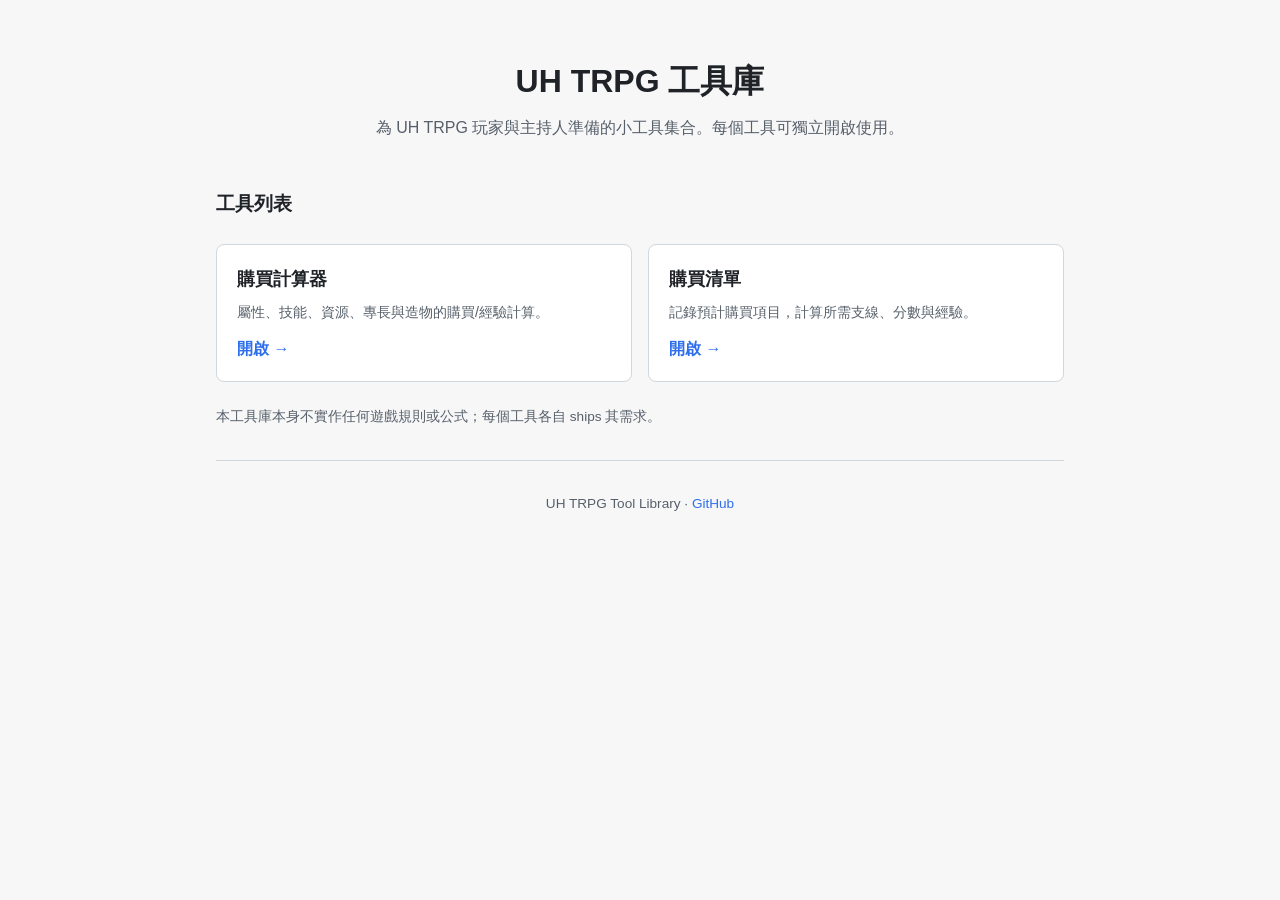
<file: index.html>
<!DOCTYPE html>
<html lang="zh-Hant">
<head>
  <meta charset="utf-8">
  <meta name="viewport" content="width=device-width, initial-scale=1">
  <title>UH TRPG 工具庫</title>
  <link rel="stylesheet" href="shared/styles.css">
  <style>
    .hero { text-align: center; padding: 2rem 1rem; }
    .hero h1 { font-size: 2rem; margin-bottom: 0.5rem; }
    .hero p { color: var(--muted); max-width: 600px; margin: 0 auto; }
    .tool-grid { display: grid; grid-template-columns: repeat(auto-fill, minmax(280px, 1fr)); gap: 1rem; margin: 1.5rem 0; }
    .tool-card { background: var(--card); border: 1px solid var(--border); border-radius: var(--radius); padding: 1.25rem; transition: box-shadow 0.2s; }
    .tool-card:hover { box-shadow: 0 4px 12px rgba(0,0,0,0.1); }
    .tool-card h3 { margin: 0 0 0.5rem; font-size: 1.1rem; }
    .tool-card p { color: var(--muted); font-size: 0.9rem; margin: 0 0 0.75rem; }
    .tool-card a { display: inline-block; font-weight: 600; }
    .footer { text-align: center; color: var(--muted); font-size: 0.85rem; padding: 2rem 0; border-top: 1px solid var(--border); margin-top: 2rem; }
  </style>
</head>
<body>
  <main class="container">
    <section class="hero">
      <h1>UH TRPG 工具庫</h1>
      <p>為 UH TRPG 玩家與主持人準備的小工具集合。每個工具可獨立開啟使用。</p>
    </section>

    <section>
      <h2>工具列表</h2>
      <div class="tool-grid">
        <div class="tool-card">
          <h3>購買計算器</h3>
          <p>屬性、技能、資源、專長與造物的購買/經驗計算。</p>
          <a href="tools/purchase-calculator/">開啟 →</a>
        </div>
        <div class="tool-card">
          <h3>購買清單</h3>
          <p>記錄預計購買項目，計算所需支線、分數與經驗。</p>
          <a href="tools/purchase-list/">開啟 →</a>
        </div>
      </div>
    </section>

    <p class="note">本工具庫本身不實作任何遊戲規則或公式；每個工具各自 ships 其需求。</p>

    <footer class="footer">
      UH TRPG Tool Library · <a href="https://github.com/Sora0811/UHtrpgToolKit">GitHub</a>
    </footer>
  </main>
</body>
</html>
</file>
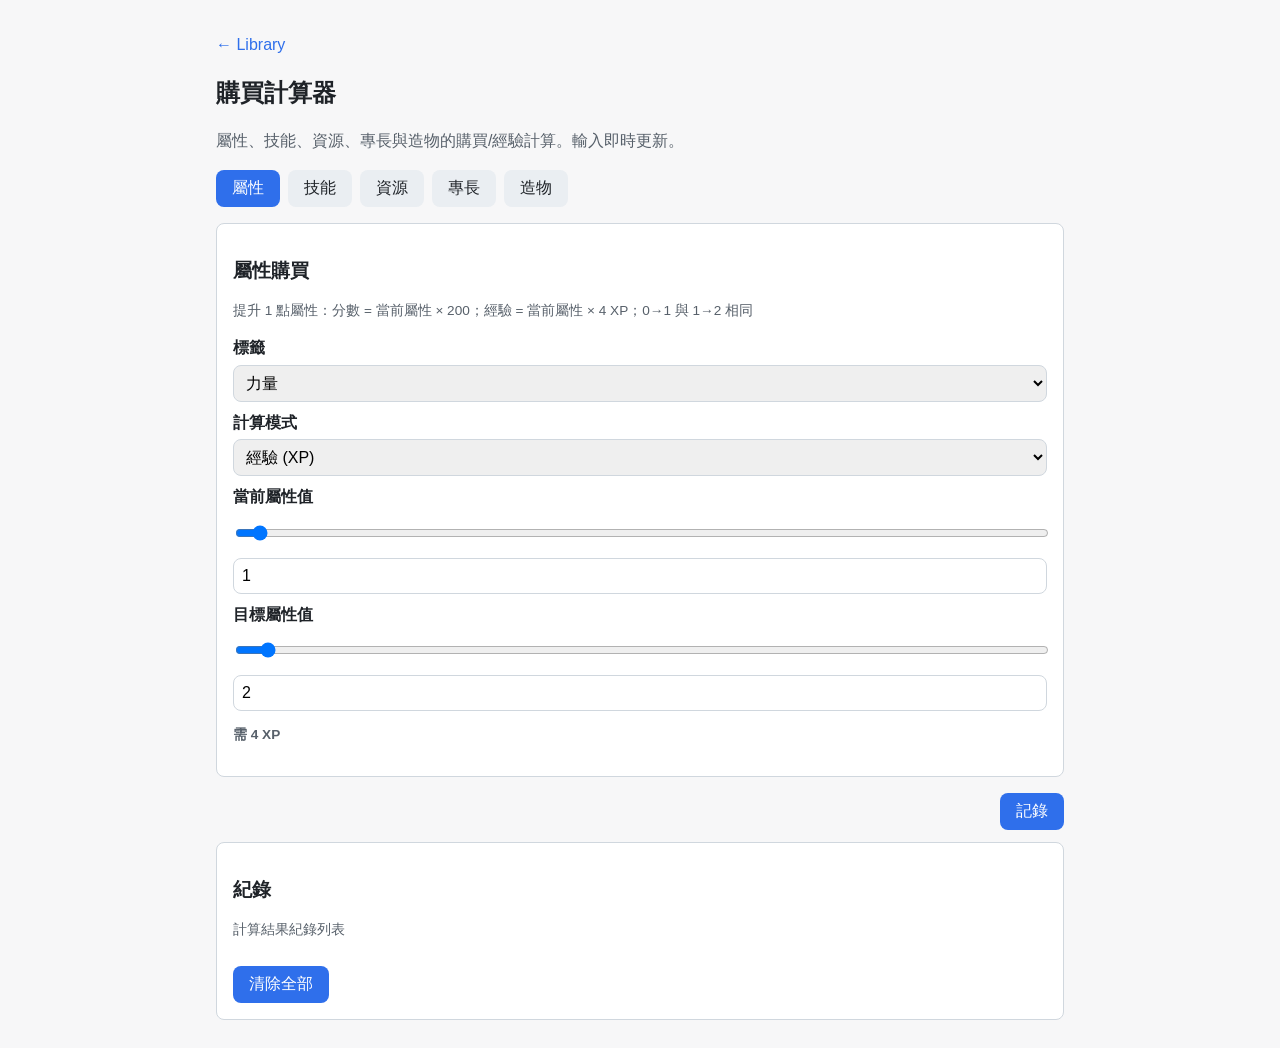
<file: tools/purchase-calculator/index.html>
<!DOCTYPE html>
<html lang="zh-Hant">
<head>
  <meta charset="utf-8">
  <meta name="viewport" content="width=device-width, initial-scale=1">
  <title>購買計算器 — UH TRPG Tool Library</title>
  <link rel="stylesheet" href="../../shared/styles.css">
  <link rel="stylesheet" href="style.css">
</head>
<body>
  <main class="container">
    <p><a href="../../index.html">← Library</a></p>
    <h1>購買計算器</h1>
    <p class="lead">屬性、技能、資源、專長與造物的購買/經驗計算。輸入即時更新。</p>

    <div class="calc-layout">
      <div class="calc-main">
        <nav class="tabs" role="tablist">
          <button class="tab active" data-tab="attr">屬性</button>
          <button class="tab" data-tab="skill">技能</button>
          <button class="tab" data-tab="res">資源</button>
          <button class="tab" data-tab="feat">專長</button>
          <button class="tab" data-tab="craft">造物</button>
        </nav>

        <!-- 屬性 -->
        <section id="attr" class="tab-panel card">
          <h2>屬性購買</h2>
          <p class="note">提升 1 點屬性：分數 = 當前屬性 × 200；經驗 = 當前屬性 × 4 XP；0→1 與 1→2 相同</p>
          <label for="attr-tag">標籤</label>
          <select id="attr-tag">
            <option value="力量">力量</option>
            <option value="敏捷">敏捷</option>
            <option value="耐力">耐力</option>
            <option value="智力">智力</option>
            <option value="感知">感知</option>
            <option value="決心">決心</option>
            <option value="風度">風度</option>
            <option value="操控">操控</option>
            <option value="沉著">沉著</option>
          </select>
          <label for="attr-mode">計算模式</label>
          <select id="attr-mode">
            <option value="xp">經驗 (XP)</option>
            <option value="points">分數</option>
          </select>
          <label for="attr-current">當前屬性值</label>
          <div class="input-pair">
            <input id="attr-current" type="range" min="0" max="99" value="1">
            <input id="attr-current-num" type="number" min="0" max="99" value="1">
          </div>
          <label for="attr-target">目標屬性值</label>
          <div class="input-pair">
            <input id="attr-target" type="range" min="0" max="99" value="2">
            <input id="attr-target-num" type="number" min="0" max="99" value="2">
          </div>
          <p id="attr-result" class="note result">—</p>
          <p id="attr-warn" class="note warn" hidden>目標值必須大於當前值</p>
        </section>

        <!-- 技能 -->
        <section id="skill" class="tab-panel card" hidden>
          <h2>技能購買</h2>
          <p class="note">提升 1 級技能 = (當前等級 − 1) × 2 XP；0→1 = 3 XP；1→2 = 1 XP</p>
          <label for="skill-tag">標籤</label>
          <select id="skill-tag">
            <option value="運動">運動</option>
            <option value="肉搏">肉搏</option>
            <option value="駕駛">駕駛</option>
            <option value="槍械">槍械</option>
            <option value="巧手">巧手</option>
            <option value="隱藏">隱藏</option>
            <option value="求生">求生</option>
            <option value="白刃">白刃</option>
            <option value="弓箭">弓箭</option>
            <option value="學識">學識</option>
            <option value="電腦">電腦</option>
            <option value="手藝">手藝</option>
            <option value="調查">調查</option>
            <option value="醫學">醫學</option>
            <option value="神秘">神秘</option>
            <option value="科學">科學</option>
            <option value="馴獸">馴獸</option>
            <option value="感受">感受</option>
            <option value="表達">表達</option>
            <option value="威逼">威逼</option>
            <option value="交際">交際</option>
            <option value="掩飾">掩飾</option>
            <option value="其他">其他</option>
          </select>
          <input id="skill-tag-extra" type="text" placeholder="子技能名稱" hidden>
          <label for="skill-current">當前等級</label>
          <div class="input-pair">
            <input id="skill-current" type="range" min="0" max="15" value="0">
            <input id="skill-current-num" type="number" min="0" max="15" value="0">
          </div>
          <label for="skill-target">目標等級</label>
          <div class="input-pair">
            <input id="skill-target" type="range" min="0" max="15" value="1">
            <input id="skill-target-num" type="number" min="0" max="15" value="1">
          </div>
          <p id="skill-result" class="note result">—</p>
          <p id="skill-warn" class="note warn" hidden>目標等級必須大於當前等級</p>
        </section>

        <!-- 資源 -->
        <section id="res" class="tab-panel card" hidden>
          <h2>資源購買 (支線 → 經驗)</h2>
          <p class="note">XP = 支線等級² × 4 + 支線等級 × 6 + 獎勵點數/400 (向上取整)；雙支線 +0.5 (DD=1.5)</p>
          <label for="res-branch">支線等級 (D/C/B/A/S，可雙支線如 DD)</label>
          <input id="res-branch" type="text" value="D" placeholder="D">
          <label for="res-points">獎勵點數 (分數)</label>
          <input id="res-points" type="number" min="0" value="0">
          <p id="res-result" class="note result">轉換成經驗：—</p>
          <p id="res-warn" class="note warn" hidden>支線等級格式錯誤</p>
        </section>

        <!-- 專長 -->
        <section id="feat" class="tab-panel card" hidden>
          <h2>專長購買</h2>
          <p class="note">一般專長 = 等級 × 3 XP；輪迴隊專長 = 等級 × 6 XP</p>
          <label for="feat-tag">標籤</label>
          <input id="feat-tag" type="text" placeholder="專長名稱">
          <label for="feat-type">類型</label>
          <select id="feat-type">
            <option value="combat">戰鬥專長</option>
            <option value="noncombat">非戰鬥專長</option>
            <option value="team">輪迴隊專長</option>
          </select>
          <label for="feat-level">購買等級</label>
          <div class="input-pair">
            <input id="feat-level" type="range" min="1" max="10" value="1">
            <input id="feat-level-num" type="number" min="1" max="10" value="1">
          </div>
          <p id="feat-result" class="note result">—</p>
        </section>

        <!-- 造物 -->
        <section id="craft" class="tab-panel card" hidden>
          <h2>造物規則</h2>
          <p class="note">圖紙 = 支線 × 分數 / 100；材料 = 分數 / 3；製造 DC = 支線 × 分數 / 100 (向上取整)</p>
          <label for="craft-branch">支線等級 (D/C/B/A/S，可雙支線如 DD)</label>
          <input id="craft-branch" type="text" value="D" placeholder="D">
          <label for="craft-points">分數</label>
          <input id="craft-points" type="number" min="0" value="500">
          <p id="craft-result" class="note result">—</p>
          <p id="craft-warn" class="note warn" hidden>支線等級格式錯誤</p>
        </section>

        <div style="margin-top:1rem; text-align:right;">
          <button id="log-btn">記錄</button>
        </div>
      </div>

      <div class="calc-log">
        <section class="card">
          <h2>紀錄</h2>
          <p class="note">計算結果紀錄列表</p>
          <div id="log-list"></div>
          <button id="log-clear" style="margin-top:0.75rem;" class="danger">清除全部</button>
        </section>
      </div>
    </div>
  </main>
  <script type="module" src="script.js"></script>
</body>
</html>
</file>
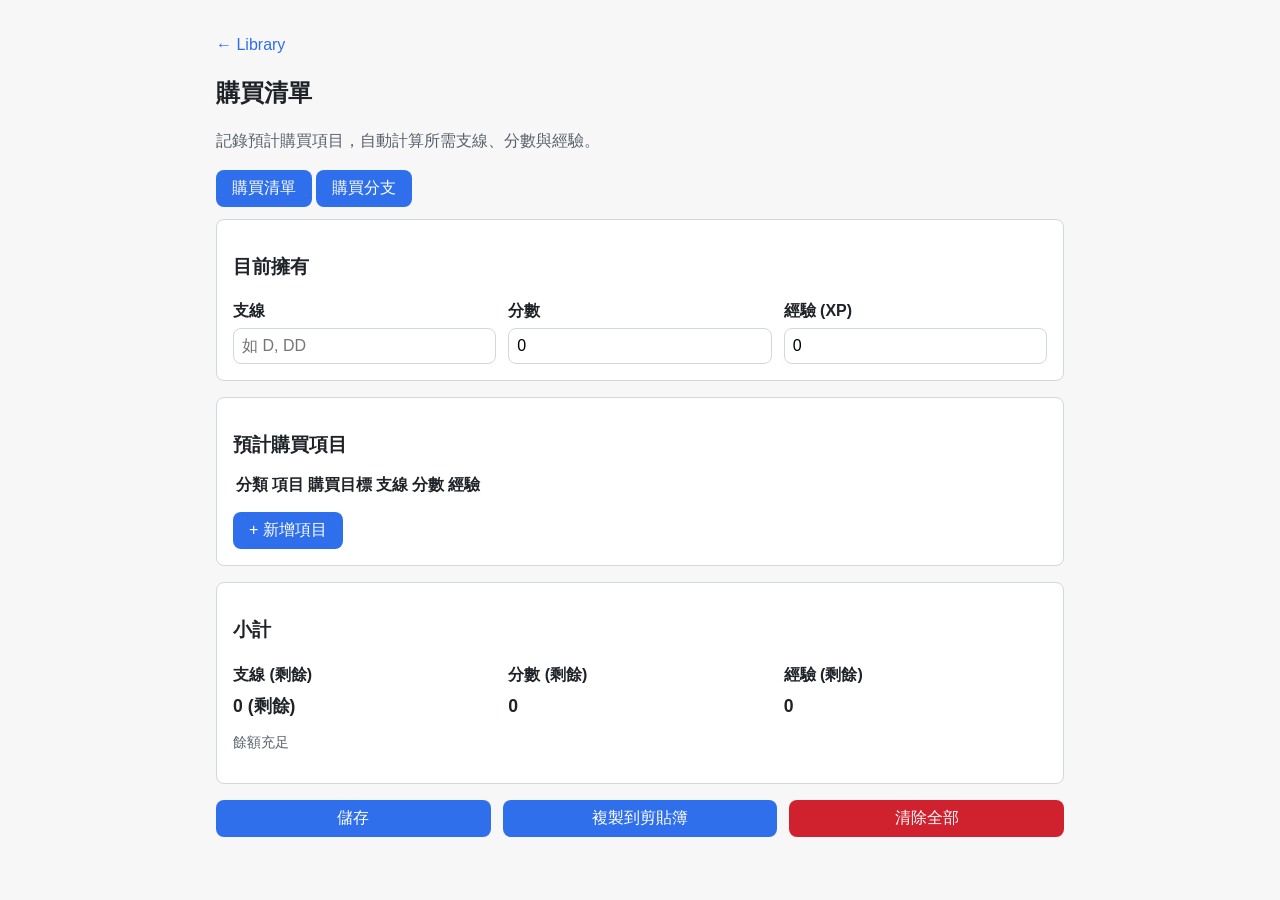
<file: tools/purchase-list/index.html>
<!DOCTYPE html>
<html lang="zh-Hant">
<head>
  <meta charset="utf-8">
  <meta name="viewport" content="width=device-width, initial-scale=1">
  <title>購買清單 — UH TRPG Tool Library</title>
  <link rel="stylesheet" href="../../shared/styles.css">
  <link rel="stylesheet" href="style.css">
</head>
<body>
  <main class="container">
    <p><a href="../../index.html">← Library</a></p>
    <h1>購買清單</h1>
    <p class="lead">記錄預計購買項目，自動計算所需支線、分數與經驗。</p>

    <nav class="tabs" role="tablist">
      <button class="tab active" data-tab="list">購買清單</button>
      <button class="tab" data-tab="branches">購買分支</button>
    </nav>

    <!-- 購買清單 -->
    <section id="list" class="tab-panel">
      <!-- 目前擁有 -->
      <section class="card">
        <h2>目前擁有</h2>
        <div class="row">
          <div>
            <label for="own-branch">支線</label>
            <input id="own-branch" type="text" value="" placeholder="如 D, DD">
          </div>
          <div>
            <label for="own-points">分數</label>
            <input id="own-points" type="number" min="0" value="0">
          </div>
          <div>
            <label for="own-xp">經驗 (XP)</label>
            <input id="own-xp" type="number" min="0" value="0">
          </div>
        </div>
      </section>

      <!-- 預計購買項目 -->
      <section class="card">
        <h2>預計購買項目</h2>
        <div class="table-wrapper">
          <table id="items-table">
            <thead>
              <tr>
                <th>分類</th>
                <th>項目</th>
                <th>購買目標</th>
                <th>支線</th>
                <th>分數</th>
                <th>經驗</th>
                <th></th>
              </tr>
            </thead>
            <tbody id="items-body"></tbody>
          </table>
        </div>
        <button id="add-item" style="margin-top:0.75rem;">+ 新增項目</button>
      </section>

      <!-- 小計 -->
      <section class="card">
        <h2>小計</h2>
        <div class="row">
          <div>
            <label>支線 (剩餘)</label>
            <p id="subtotal-branch" class="result">—</p>
          </div>
          <div>
            <label>分數 (剩餘)</label>
            <p id="subtotal-points" class="result">0</p>
          </div>
          <div>
            <label>經驗 (剩餘)</label>
            <p id="subtotal-xp" class="result">0</p>
          </div>
        </div>
        <p id="balance" class="note" style="margin-top:0.75rem;"></p>
      </section>

      <!-- 儲存/清除/匯出/匯入 -->
      <div class="row" style="margin-top:1rem;">
        <button id="save">儲存</button>
        <button id="copy-clipboard">複製到剪貼簿</button>
        <button id="clear" style="background:#cf222e;">清除全部</button>
      </div>
    </section>

    <!-- 購買分支 -->
    <section id="branches" class="tab-panel" hidden>
      <section class="card">
        <h2>購買分支</h2>
        <p class="note">儲存不同的購買方案，方便比較與評估。</p>
        <div class="row" style="margin-bottom:0.75rem;">
          <div>
            <label for="branch-name">分支名稱</label>
            <input id="branch-name" type="text" placeholder="如 方案A">
          </div>
          <div style="flex:0 0 auto;">
            <button id="save-branch" style="margin-top:1.2rem;">儲存為分支</button>
          </div>
        </div>
        <div id="branches-list"></div>
      </section>
    </section>
  </main>
  <script type="module" src="script.js"></script>
</body>
</html>
</file>
<file: shared/styles.css>
/* Shared base styles for UH TRPG Tool Library tools.
   Keep simple, readable, responsive. */
:root {
  --bg: #f7f7f8;
  --fg: #1f2328;
  --muted: #57606a;
  --card: #ffffff;
  --accent: #2f6feb;
  --border: #d0d7de;
  --radius: 8px;
}
* { box-sizing: border-box; }
html, body { margin: 0; padding: 0; }
body {
  font-family: -apple-system, BlinkMacSystemFont, "Segoe UI", "Noto Sans TC", "Microsoft JhengHei", sans-serif;
  background: var(--bg);
  color: var(--fg);
  line-height: 1.6;
  font-size: 16px;
}
.container { max-width: 880px; margin: 0 auto; padding: 1rem; }
h1 { font-size: 1.5rem; margin: 0.5rem 0; }
h2 { font-size: 1.2rem; margin: 1rem 0 0.5rem; }
.lead { color: var(--muted); }
.tool-list { list-style: none; padding: 0; }
.tool-list li { margin: 0.4rem 0; }
a { color: var(--accent); text-decoration: none; }
a:hover { text-decoration: underline; }
.card { background: var(--card); border: 1px solid var(--border); border-radius: var(--radius); padding: 1rem; margin: 0.75rem 0; }
button { background: var(--accent); color: #fff; border: none; border-radius: var(--radius); padding: 0.5rem 1rem; font-size: 1rem; cursor: pointer; }
button:hover { opacity: 0.9; }
input, select, textarea { width: 100%; padding: 0.5rem; font-size: 1rem; border: 1px solid var(--border); border-radius: var(--radius); }
label { display: block; margin: 0.5rem 0 0.25rem; font-weight: 600; }
.row { display: flex; flex-wrap: wrap; gap: 0.75rem; }
.row > * { flex: 1 1 200px; }
.note { font-size: 0.85rem; color: var(--muted); }
@media (max-width: 600px) {
  body { font-size: 15px; }
  .container { padding: 0.75rem; }
}
</file>
<file: tools/purchase-calculator/style.css>
.tabs { display: flex; flex-wrap: wrap; gap: 0.5rem; margin: 1rem 0; }
.tab { background: #eaeef2; color: var(--fg); }
.tab.active { background: var(--accent); color: #fff; }
.tab-panel[hidden] { display: none; }
.warn { color: #9a6700; }
.result { font-weight: 600; }
</file>
<file: tools/purchase-list/style.css>
.card { margin-bottom: 1rem; }
.row { display: flex; flex-wrap: wrap; gap: 0.75rem; }
.row > * { flex: 1 1 120px; }
.input-pair { display: flex; gap: 0.5rem; align-items: center; }
.input-pair input[type="range"] { flex: 1; }
.input-pair input[type="number"] { width: 70px; }
.item-card { background: #f6f8fa; border: 1px solid var(--border); border-radius: var(--radius); padding: 0.75rem; margin-bottom: 0.75rem; }
.item-row { display: flex; flex-wrap: wrap; gap: 0.5rem; align-items: center; }
.item-row > * { flex: 1 1 100px; }
.result { font-weight: 600; font-size: 1.1rem; margin: 0; }
.warn { color: #cf222e; }
.balance-ok { color: #1a7f37; }
.balance-bad { color: #cf222e; }
button.danger { background: #cf222e; }
button.secondary { background: #57606a; }
.table-wrapper { overflow-x: auto; -webkit-overflow-scrolling: touch; }
@media (max-width: 600px) {
  #items-table, #items-table thead, #items-table tbody, #items-table tr, #items-table th, #items-table td { display: block; }
  #items-table thead { display: none; }
  #items-table tr { margin-bottom: 0.75rem; border: 1px solid var(--border); border-radius: var(--radius); padding: 0.5rem; background: #f6f8fa; }
  #items-table td { border: none; padding: 0.25rem 0; }
  #items-table td::before { content: attr(data-label); font-weight: 600; display: inline-block; width: 60px; }
}
</file>
